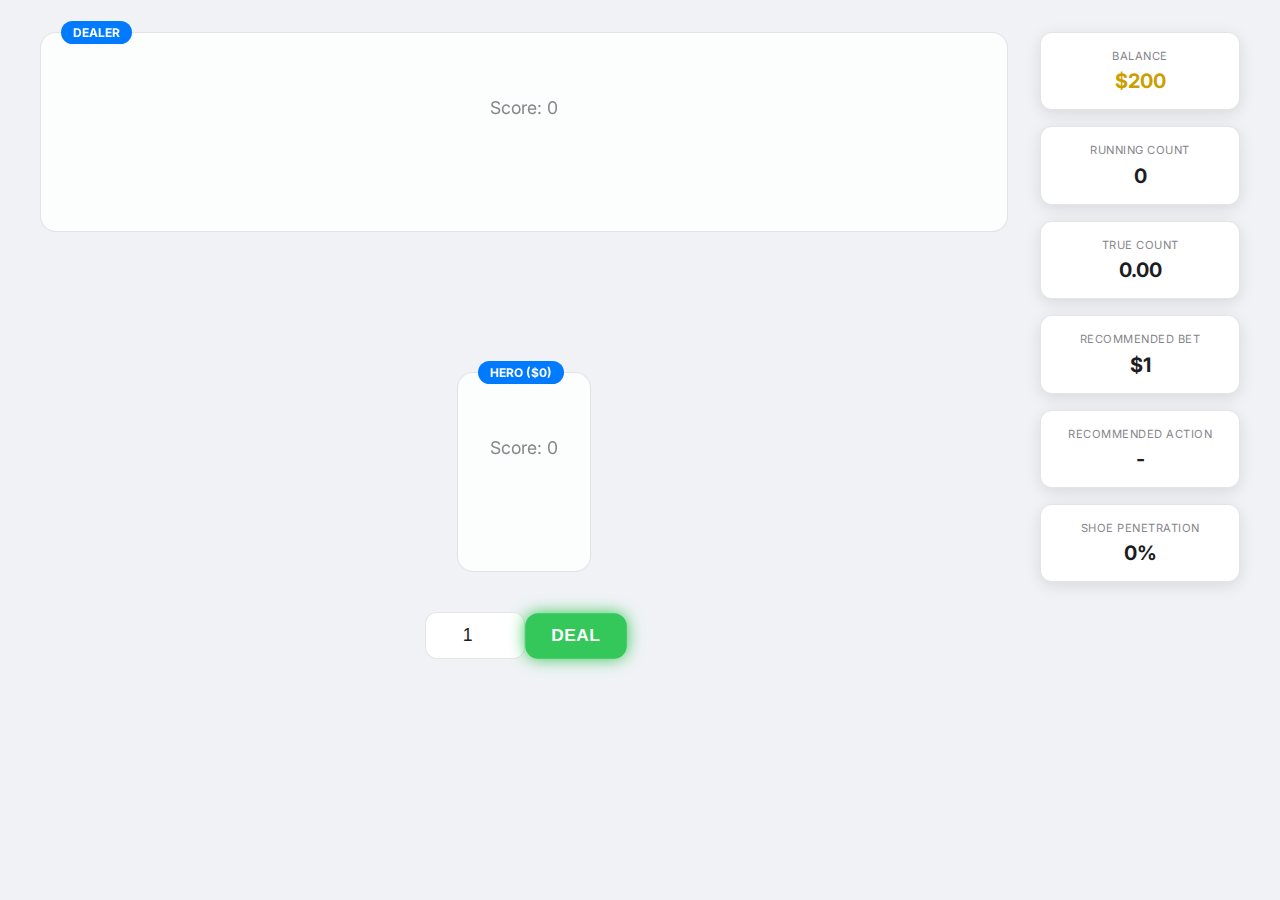
<file: index.html>
<!DOCTYPE html>
<html lang="en">

<head>
  <meta charset="UTF-8">
  <meta name="viewport" content="width=device-width, initial-scale=1.0">
  <title>Blackjack Card Counter | Pro Simulator</title>
  <meta name="description"
    content="A professional-grade Blackjack simulator with Hi-Lo card counting strategy, running count, and true count tracking.">
  <link rel="stylesheet" href="style.css">
  <link rel="preconnect" href="https://fonts.googleapis.com">
  <link rel="preconnect" href="https://fonts.gstatic.com" crossorigin>
  <link href="https://fonts.googleapis.com/css2?family=Inter:wght@400;600;800&display=swap" rel="stylesheet">
</head>

<body>
  <div class="main-layout">
    <div class="game-container">
      <!-- Dealer Section -->
      <div class="hand-section">
        <span class="hand-label">Dealer</span>
        <div id="dealer-cards" class="cards-display"></div>
        <div id="dealer-score" class="score-badge">Score: 0</div>
      </div>

      <div id="message-area" class="status-message"></div>

      <!-- Player Section -->
      <div id="player-hands-container">
        <div class="hand-section" id="main-player-hand">
          <span class="hand-label">Player</span>
          <div id="player-cards" class="cards-display"></div>
          <div id="player-score" class="score-badge">Score: 0</div>
        </div>
      </div>

      <div class="controls">
        <div id="betting-controls">
          <input type="number" id="bet-amount" class="bet-input" value="1" min="1" step="1">
          <button id="deal-btn" class="btn btn-success">Deal</button>
        </div>

        <div id="action-controls" style="display: none;">
          <button id="hit-btn" class="btn btn-primary">Hit</button>
          <button id="stand-btn" class="btn btn-danger">Stand</button>
          <button id="double-btn" class="btn btn-primary">Double</button>
          <button id="split-btn" class="btn btn-primary" style="display: none;">Split</button>
        </div>
      </div>
    </div>

    <!-- Right Panel Stats -->
    <div class="dashboard">
      <div class="stat-card">
        <div class="stat-label">Balance</div>
        <div id="balance" class="stat-value gold">$200</div>
      </div>
      <div class="stat-card">
        <div id="rc-label" class="stat-label">Running Count</div>
        <div id="running-count" class="stat-value">0</div>
      </div>
      <div class="stat-card">
        <div id="tc-label" class="stat-label">True Count</div>
        <div id="true-count" class="stat-value">0.00</div>
      </div>
      <div class="stat-card">
        <div class="stat-label">Recommended Bet</div>
        <div id="rec-bet" class="stat-value">$1</div>
      </div>
      <div class="stat-card">
        <div class="stat-label">Recommended Action</div>
        <div id="rec-action" class="stat-value">-</div>
      </div>
      <div class="stat-card">
        <div class="stat-label">Shoe Penetration</div>
        <div id="shoe-pen" class="stat-value">0%</div>
      </div>
    </div>
  </div>

  <script src="script.js"></script>
</body>

</html>
</file>
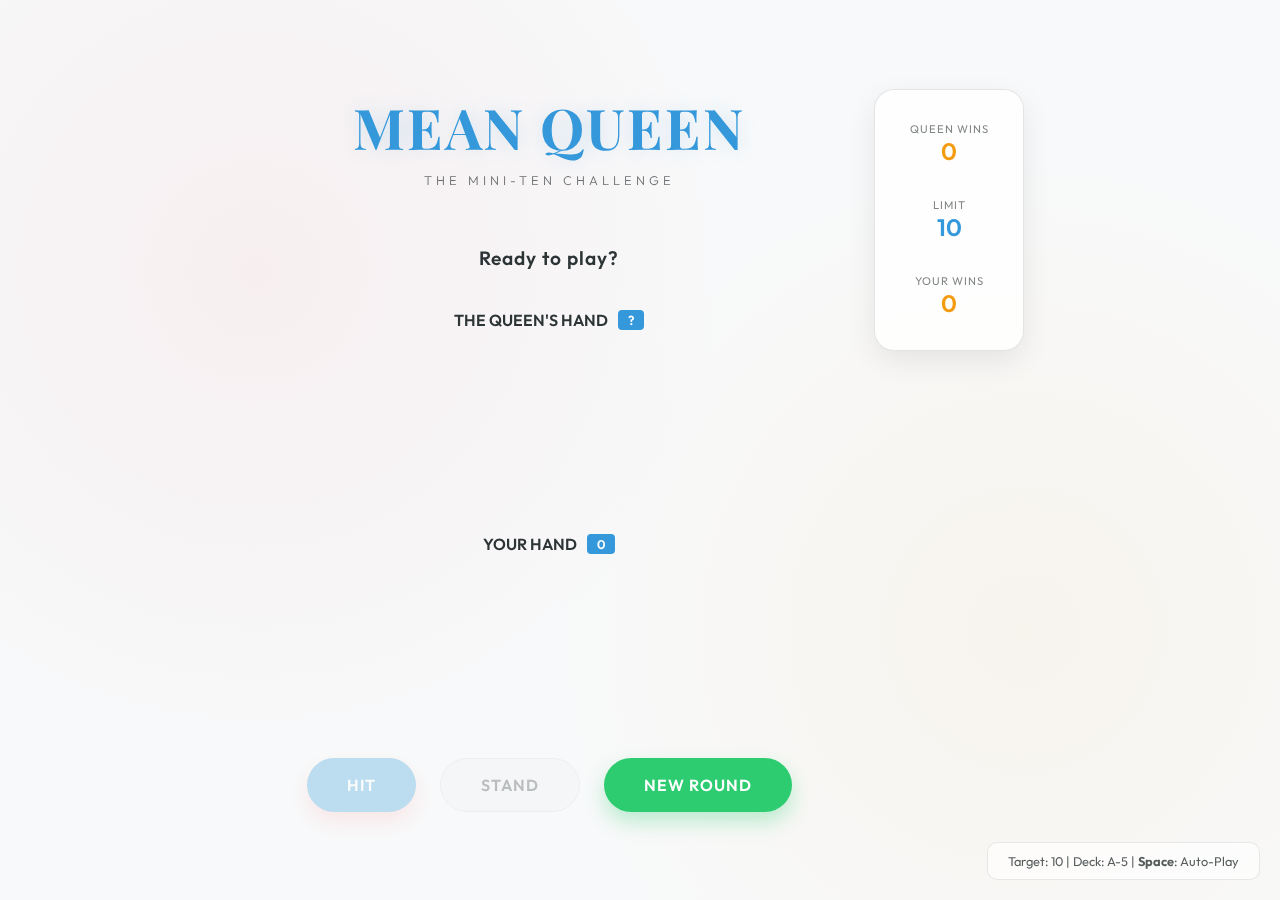
<file: mean-queen/index.html>
<!DOCTYPE html>
<html lang="en">

<head>
  <meta charset="UTF-8">
  <meta name="viewport" content="width=device-width, initial-scale=1.0">
  <title>Mean Queen - The Mini-Blackjack</title>
  <link rel="preconnect" href="https://fonts.googleapis.com">
  <link rel="preconnect" href="https://fonts.gstatic.com" crossorigin>
  <link
    href="https://fonts.googleapis.com/css2?family=Outfit:wght@300;400;600&family=Playfair+Display:wght@700&display=swap"
    rel="stylesheet">
  <style>
    :root {
      --bg-color: #f8f9fa;
      --glass-bg: rgba(255, 255, 255, 0.8);
      --glass-border: rgba(0, 0, 0, 0.1);
      --accent-color: #3498db;
      /* Default Blue */
      --action-color: #2ecc71;
      /* Suggested Green */
      --accent-glow: rgba(52, 152, 219, 0.2);
      --gold: #f39c12;
      --text-color: #2d3436;
      --card-width: 100px;
      --card-height: 140px;
    }

    * {
      box-sizing: border-box;
      margin: 0;
      padding: 0;
    }

    body {
      font-family: 'Outfit', sans-serif;
      background: var(--bg-color);
      background-image:
        radial-gradient(circle at 20% 30%, rgba(214, 48, 49, 0.05) 0%, transparent 40%),
        radial-gradient(circle at 80% 70%, rgba(243, 156, 18, 0.05) 0%, transparent 40%);
      color: var(--text-color);
      min-height: 100vh;
      display: flex;
      flex-direction: column;
      align-items: center;
      justify-content: center;
      overflow-x: hidden;
    }

    .game-container {
      width: 100%;
      max-width: 800px;
      padding: 1rem;
      display: flex;
      flex-direction: row;
      gap: 2rem;
      align-items: flex-start;
      z-index: 1;
    }

    .main-game {
      flex: 1;
      display: flex;
      flex-direction: column;
      gap: 2rem;
    }

    header {
      text-align: center;
      margin-bottom: 1rem;
    }

    h1 {
      font-family: 'Playfair Display', serif;
      font-size: 3.5rem;
      color: var(--accent-color);
      text-shadow: 0 0 20px var(--accent-glow);
      letter-spacing: 2px;
      margin-bottom: 0.5rem;
    }

    .subtitle {
      font-weight: 300;
      opacity: 0.7;
      letter-spacing: 4px;
      text-transform: uppercase;
      font-size: 0.8rem;
    }

    .stats-bar {
      background: var(--glass-bg);
      backdrop-filter: blur(10px);
      border: 1px solid var(--glass-border);
      padding: 2rem 1.5rem;
      border-radius: 20px;
      display: flex;
      flex-direction: column;
      gap: 2rem;
      min-width: 150px;
      box-shadow: 0 10px 30px rgba(0, 0, 0, 0.08);
      position: sticky;
      top: 2rem;
    }

    .stat-item {
      display: flex;
      flex-direction: column;
      align-items: center;
    }

    .stat-label {
      font-size: 0.7rem;
      text-transform: uppercase;
      letter-spacing: 1px;
      opacity: 0.6;
    }

    .stat-value {
      font-size: 1.5rem;
      font-weight: 600;
      color: var(--gold);
    }

    .play-area {
      position: relative;
      display: flex;
      flex-direction: column;
      gap: 3rem;
    }

    .hand-container {
      display: flex;
      flex-direction: column;
      align-items: center;
      gap: 1rem;
    }

    .hand-label {
      font-size: 1rem;
      font-weight: 600;
      display: flex;
      align-items: center;
      gap: 10px;
    }

    .score-pill {
      background: var(--accent-color);
      color: white;
      padding: 2px 10px;
      border-radius: 4px;
      font-size: 0.8rem;
      min-width: 25px;
      text-align: center;
    }

    .cards {
      display: flex;
      gap: 15px;
      min-height: var(--card-height);
      justify-content: center;
      perspective: 1000px;
    }

    .card {
      width: var(--card-width);
      height: var(--card-height);
      background: white;
      border-radius: 10px;
      color: black;
      display: flex;
      flex-direction: column;
      justify-content: space-between;
      padding: 10px;
      font-weight: 700;
      font-size: 1.2rem;
      box-shadow: 0 5px 15px rgba(0, 0, 0, 0.3);
      transform-style: preserve-3d;
      transition: transform 0.6s cubic-bezier(0.23, 1, 0.32, 1), opacity 0.3s;
    }

    .card.hidden {
      background: linear-gradient(135deg, #e0e0e0 25%, #f0f0f0 25%, #f0f0f0 50%, #e0e0e0 50%, #e0e0e0 75%, #f0f0f0 75%, #f0f0f0 100%);
      background-size: 20px 20px;
      border: 2px solid var(--glass-border);
    }

    .card.hidden * {
      visibility: hidden;
    }

    .card-suit-top {
      text-align: left;
    }

    .card-suit-bottom {
      text-align: right;
      transform: rotate(180deg);
    }

    .card-value-center {
      font-size: 2.5rem;
      text-align: center;
      display: flex;
      align-self: center;
      justify-content: center;
      flex-grow: 1;
      align-items: center;
    }

    .red-suit {
      color: #e91e63;
    }

    .black-suit {
      color: #333;
    }

    .controls {
      display: flex;
      justify-content: center;
      gap: 1.5rem;
      margin-top: 1rem;
    }

    button {
      padding: 1rem 2.5rem;
      border-radius: 50px;
      border: none;
      font-family: 'Outfit', sans-serif;
      font-weight: 600;
      font-size: 1rem;
      cursor: pointer;
      transition: all 0.3s cubic-bezier(0.175, 0.885, 0.32, 1.275);
      text-transform: uppercase;
      letter-spacing: 1px;
    }

    .btn-hit {
      background: var(--accent-color);
      color: white;
      box-shadow: 0 10px 20px rgba(255, 62, 62, 0.3);
    }

    .btn-hit:hover:not(:disabled) {
      transform: translateY(-5px);
      box-shadow: 0 15px 30px rgba(255, 62, 62, 0.5);
    }

    .btn-stand {
      background: rgba(0, 0, 0, 0.05);
      color: var(--text-color);
      border: 1px solid rgba(0, 0, 0, 0.1);
    }

    .btn-stand:hover:not(:disabled) {
      background: rgba(0, 0, 0, 0.1);
      transform: translateY(-5px);
    }

    .btn-deal {
      background: var(--gold);
      color: black;
      box-shadow: 0 10px 20px rgba(212, 175, 55, 0.3);
      display: none;
    }

    .btn-deal.show {
      display: block;
      background: var(--action-color);
      /* Green suggests Space will deal */
      color: white;
      box-shadow: 0 10px 20px rgba(46, 204, 113, 0.3);
    }

    /* Highlight class for suggested action */
    .suggested {
      background: var(--action-color) !important;
      color: white !important;
      box-shadow: 0 10px 20px rgba(46, 204, 113, 0.4) !important;
      transform: translateY(-2px);
    }

    button:disabled {
      opacity: 0.3;
      cursor: not-allowed;
      transform: none !important;
    }

    .message-area {
      height: 2rem;
      text-align: center;
      font-weight: 600;
      font-size: 1.2rem;
      margin-top: 10px;
      letter-spacing: 1px;
    }

    .limit-hint {
      position: fixed;
      bottom: 20px;
      right: 20px;
      background: var(--glass-bg);
      padding: 10px 20px;
      border-radius: 10px;
      font-size: 0.8rem;
      border: 1px solid var(--glass-border);
      opacity: 0.8;
    }

    /* Responsive */
    @media (max-width: 800px) {
      .game-container {
        flex-direction: column-reverse;
        align-items: stretch;
      }

      .stats-bar {
        position: static;
        flex-direction: row;
        justify-content: space-between;
        padding: 1rem;
      }

      h1 {
        font-size: 2.5rem;
      }

      .card {
        --card-width: 70px;
        --card-height: 100px;
        font-size: 1rem;
      }

      .card-value-center {
        font-size: 1.8rem;
      }

      .controls {
        flex-direction: column;
        align-items: stretch;
      }
    }
  </style>
</head>

<body>

  <div class="game-container">
    <div class="main-game">
      <header>
        <h1>MEAN QUEEN</h1>
        <div class="subtitle">The Mini-Ten Challenge</div>
      </header>

      <div class="message-area" id="game-message">Ready to play?</div>

      <div class="play-area">
        <div class="hand-container" id="dealer-hand-container">
          <div class="hand-label">
            THE QUEEN'S HAND <span id="dealer-score" class="score-pill">?</span>
          </div>
          <div class="cards" id="dealer-cards">
            <!-- Cards will be injected here -->
          </div>
        </div>

        <div class="hand-container" id="player-hand-container">
          <div class="hand-label">
            YOUR HAND <span id="player-score" class="score-pill">0</span>
          </div>
          <div class="cards" id="player-cards">
            <!-- Cards will be injected here -->
          </div>
        </div>
      </div>

      <div class="controls">
        <button id="hit-btn" class="btn-hit" disabled>HIT</button>
        <button id="stand-btn" class="btn-stand" disabled>STAND</button>
        <button id="deal-btn" class="btn-deal show">NEW ROUND</button>
      </div>
    </div>

    <div class="stats-bar">
      <div class="stat-item">
        <span class="stat-label">Queen Wins</span>
        <span id="dealer-wins" class="stat-value">0</span>
      </div>
      <div class="stat-item">
        <span class="stat-label">Limit</span>
        <span class="stat-value" style="color: var(--accent-color)">10</span>
      </div>
      <div class="stat-item">
        <span class="stat-label">Your Wins</span>
        <span id="player-wins" class="stat-value">0</span>
      </div>
    </div>
  </div>

  <div class="limit-hint">
    Target: 10 | Deck: A-5 | <strong>Space</strong>: Auto-Play
  </div>

  <script>
    const cardsData = [
      { label: 'A', value: 1 },
      { label: '2', value: 2 },
      { label: '3', value: 3 },
      { label: '4', value: 4 },
      { label: '5', value: 5 }
    ];
    const suits = [
      { symbol: '♠', color: 'black' },
      { symbol: '♣', color: 'black' },
      { symbol: '♥', color: 'red' },
      { symbol: '♦', color: 'red' }
    ];

    let deck = [];
    let playerHand = [];
    let dealerHand = [];
    let playerWins = 0;
    let dealerWins = 0;
    let isGameOver = true;
    let voice = null;

    function initVoice() {
      const findVoice = () => {
        const voices = window.speechSynthesis.getVoices();
        // Try to find a British male voice or any secondary voice
        voice = voices.find(v => (v.lang === 'en-GB' || v.lang === 'en_GB') && v.name.toLowerCase().includes('male'))
          || voices.find(v => v.lang.includes('GB') && v.name.toLowerCase().includes('male'))
          || voices.find(v => (v.lang === 'en-GB' || v.lang === 'en_GB'))
          || voices.find(v => v.lang.includes('GB'))
          || voices.find(v => v.lang.includes('en'))
          || voices[0];
      };
      if ('speechSynthesis' in window) {
        if (window.speechSynthesis.onvoiceschanged !== undefined) {
          window.speechSynthesis.onvoiceschanged = findVoice;
        }
        findVoice();
      }
    }

    async function speak(text) {
      if (!('speechSynthesis' in window)) return;
      window.speechSynthesis.cancel();
      return new Promise((resolve) => {
        const utterance = new SpeechSynthesisUtterance(text);
        if (voice) utterance.voice = voice;
        utterance.rate = 1.0;
        utterance.pitch = 1.0;
        utterance.onend = () => resolve();
        utterance.onerror = () => resolve();
        window.speechSynthesis.speak(utterance);
        setTimeout(resolve, 5000);
      });
    }

    function getCardNarrative(card) {
      const name = card.label === 'A' ? 'Ace' : card.label;
      const article = (name === 'Ace') ? 'an' : 'a';
      return `${article} ${name}`;
    }

    const playerCardDir = document.getElementById('player-cards');
    const dealerCardDir = document.getElementById('dealer-cards');
    const playerScoreEl = document.getElementById('player-score');
    const dealerScoreEl = document.getElementById('dealer-score');
    const messageEl = document.getElementById('game-message');
    const hitBtn = document.getElementById('hit-btn');
    const standBtn = document.getElementById('stand-btn');
    const dealBtn = document.getElementById('deal-btn');
    const playerWinsEl = document.getElementById('player-wins');
    const dealerWinsEl = document.getElementById('dealer-wins');

    function createDeck() {
      const newDeck = [];
      for (let suit of suits) {
        for (let card of cardsData) {
          newDeck.push({ ...card, ...suit });
        }
      }
      return newDeck.sort(() => Math.random() - 0.5);
    }

    function calculateScore(hand) {
      return hand.reduce((sum, card) => sum + card.value, 0);
    }

    function createCardElement(card, isHidden = false) {
      const div = document.createElement('div');
      div.className = `card ${isHidden ? 'hidden' : ''}`;

      if (!isHidden) {
        const suitClass = card.color === 'red' ? 'red-suit' : 'black-suit';
        div.innerHTML = `
                    <div class="card-suit-top ${suitClass}">${card.label}${card.symbol}</div>
                    <div class="card-value-center">${card.label}</div>
                    <div class="card-suit-bottom ${suitClass}">${card.label}${card.symbol}</div>
                `;
      }
      return div;
    }

    function highlightSuggestedAction() {
      // Remove current suggestion
      hitBtn.classList.remove('suggested');
      standBtn.classList.remove('suggested');
      dealBtn.classList.remove('suggested');

      if (isGameOver) {
        dealBtn.classList.add('suggested');
      } else {
        const score = calculateScore(playerHand);
        if (score <= 7) {
          hitBtn.classList.add('suggested');
        } else {
          standBtn.classList.add('suggested');
        }
      }
    }

    function updateUI(showDealerWhole = false) {
      playerCardDir.innerHTML = '';
      playerHand.forEach(card => playerCardDir.appendChild(createCardElement(card)));
      playerScoreEl.textContent = calculateScore(playerHand);

      dealerCardDir.innerHTML = '';
      dealerHand.forEach((card, index) => {
        const isHidden = index === 1 && !showDealerWhole;
        dealerCardDir.appendChild(createCardElement(card, isHidden));
      });

      if (showDealerWhole) {
        dealerScoreEl.textContent = calculateScore(dealerHand);
      } else {
        dealerScoreEl.textContent = dealerHand.length > 0 ? dealerHand[0].value + ' + ?' : '?';
      }

      highlightSuggestedAction();
    }

    const sleep = ms => new Promise(resolve => setTimeout(resolve, ms));

    async function deal() {
      if (dealBtn.disabled && isGameOver) return;

      deck = createDeck();
      playerHand = [];
      dealerHand = [];
      isGameOver = false;

      messageEl.textContent = "Dealing cards...";
      messageEl.style.color = "var(--text-color)";

      hitBtn.disabled = true;
      standBtn.disabled = true;
      dealBtn.classList.remove('show');

      updateUI();
      await sleep(600);

      playerHand = [deck.pop(), deck.pop()];
      dealerHand = [deck.pop(), deck.pop()];

      updateUI();
      const score = calculateScore(playerHand);
      messageEl.textContent = "Your turn. Hit or Stand?";
      await speak(`You have got ${getCardNarrative(playerHand[0])} and ${getCardNarrative(playerHand[1])}, which gives you a score of ${score}. Hit or Stand?`);

      hitBtn.disabled = false;
      standBtn.disabled = false;
    }

    async function hit() {
      if (isGameOver || hitBtn.disabled) return;

      const card = deck.pop();
      playerHand.push(card);
      updateUI();

      const score = calculateScore(playerHand);
      if (score > 10) {
        await speak(`You choose to hit. You drew ${getCardNarrative(card)}, which brings your score to ${score}. That is a bust! Queen wins.`);
        endRound("You Busted! Queen wins.", false);
      } else {
        if (score === 10) {
          await speak(`You choose to hit. You drew ${getCardNarrative(card)}, giving you a perfect score of 10. Stand or take a risk?`);
          messageEl.textContent = "Perfect 10! Stand or take a risk?";
        } else {
          await speak(`You choose to hit. You drew ${getCardNarrative(card)}, which gives you a total score of ${score}.`);
        }
      }
    }

    async function stand() {
      if (isGameOver || standBtn.disabled) return;
      isGameOver = true;

      hitBtn.disabled = true;
      standBtn.disabled = true;

      const playerScore = calculateScore(playerHand);
      await speak(`You choose to stand with a score of ${playerScore}.`);

      messageEl.textContent = "The Queen reveals her cards...";
      updateUI(true);
      let dealerScore = calculateScore(dealerHand);
      await speak(`The Queen reveals ${getCardNarrative(dealerHand[1])}. Combined with her ${getCardNarrative(dealerHand[0])}, she has a score of ${dealerScore}.`);

      while (dealerScore < 7) {
        messageEl.textContent = `Queen has ${dealerScore}. She hits...`;
        await speak(`The Queen has ${dealerScore}, so she must hit.`);
        await sleep(300);
        const card = deck.pop();
        dealerHand.push(card);
        dealerScore = calculateScore(dealerHand);
        updateUI(true);
        await speak(`She draws ${getCardNarrative(card)}, which brings her total score to ${dealerScore}.`);
      }

      await sleep(500);

      if (dealerScore > 10) {
        await speak("The Queen has busted! You win the round.");
        endRound("Queen Busted! You win!", true);
      } else if (dealerScore > playerScore) {
        await speak(`The Queen wins with a score of ${dealerScore} against your ${playerScore}.`);
        endRound(`Queen has ${dealerScore}. Queen wins!`, false);
      } else if (playerScore > dealerScore) {
        await speak(`You win with a score of ${playerScore}, beating the Queen's ${dealerScore}.`);
        endRound(`You beat ${dealerScore}! You win!`, true);
      } else {
        await speak(`Both you and the Queen have ${dealerScore}. It is a push.`);
        endRound(`Both have ${dealerScore}. It's a Tie!`, null);
      }
    }

    function endRound(message, playerWon) {
      isGameOver = true;
      messageEl.textContent = message;

      if (playerWon === true) {
        playerWins++;
        playerWinsEl.textContent = playerWins;
        messageEl.style.color = "#4caf50";
      } else if (playerWon === false) {
        dealerWins++;
        dealerWinsEl.textContent = dealerWins;
        messageEl.style.color = "var(--accent-color)";
      } else {
        messageEl.style.color = "var(--gold)";
      }

      hitBtn.disabled = true;
      standBtn.disabled = true;
      dealBtn.classList.add('show');
    }

    hitBtn.addEventListener('click', function () { this.blur(); hit(); });
    standBtn.addEventListener('click', function () { this.blur(); stand(); });
    dealBtn.addEventListener('click', function () { this.blur(); deal(); });

    initVoice();

    // Spacebar "Smart Action" Keyboard Shortcut
    window.addEventListener('keydown', (e) => {
      if (e.code === 'Space' || e.key === ' ') {
        e.preventDefault();

        if (isGameOver) {
          if (!dealBtn.classList.contains('show')) return; // Wait for round to fully end
          console.log("Space: Starting new round");
          deal();
        } else {
          if (hitBtn.disabled || standBtn.disabled) return; // Wait for deal animation
          const score = calculateScore(playerHand);
          if (score <= 7) {
            console.log(`Space: Score is ${score}, Hitting...`);
            hit();
          } else {
            console.log(`Space: Score is ${score}, Standing...`);
            stand();
          }
        }
      }
    });

  </script>
</body>

</html>
</file>
<file: style.css>
/* Light Mode Color Palette */
:root {
  --bg-color: #f0f2f5;
  --card-bg: #ffffff;
  --accent-color: #007aff;
  --success-color: #34c759;
  --error-color: #ff3b30;
  --text-primary: #1d1d1f;
  --text-secondary: #86868b;
  --gold: #ffcc00;
  --white: #ffffff;
  --card-shadow: 0 4px 16px rgba(0, 0, 0, 0.1);
  --glass-bg: rgba(255, 255, 255, 0.8);
  --glass-border: rgba(0, 0, 0, 0.1);
}

* {
  box-sizing: border-box;
  margin: 0;
  padding: 0;
}

body {
  font-family: 'Inter', -apple-system, BlinkMacSystemFont, "Segoe UI", Roboto, sans-serif;
  background-color: var(--bg-color);
  color: var(--text-primary);
  display: flex;
  justify-content: center;
  align-items: flex-start;
  min-height: 100vh;
  padding: 2rem;
}

.main-layout {
  display: flex;
  gap: 2rem;
  width: 100%;
  max-width: 1200px;
  align-items: flex-start;
}

/* Game Area */
.game-container {
  flex: 1;
  display: flex;
  flex-direction: column;
  gap: 1.5rem;
}

/* Dashboard / Right Panel Stats */
.dashboard {
  width: 200px;
  display: flex;
  flex-direction: column;
  gap: 1rem;
  position: sticky;
  top: 2rem;
}

.stat-card {
  background: var(--card-bg);
  border: 1px solid var(--glass-border);
  padding: 1rem;
  border-radius: 12px;
  text-align: center;
  box-shadow: var(--card-shadow);
  transition: transform 0.3s ease;
}

.stat-card:hover {
  transform: translateX(-5px);
}

.stat-label {
  font-size: 0.7rem;
  color: var(--text-secondary);
  text-transform: uppercase;
  letter-spacing: 0.5px;
  margin-bottom: 0.4rem;
}

.stat-value {
  font-size: 1.25rem;
  font-weight: bold;
  color: var(--text-primary);
}

.stat-value.gold {
  color: #c9a000;
}

.hand-section {
  position: relative;
  background: var(--glass-bg);
  border: 1px solid var(--glass-border);
  border-radius: 16px;
  padding: 2rem;
  min-height: 200px;
  display: flex;
  flex-direction: column;
  align-items: center;
  backdrop-filter: blur(10px);
  transition: all 0.3s ease;
}

.hand-label {
  position: absolute;
  top: -12px;
  left: 20px;
  background: var(--accent-color);
  color: white;
  padding: 4px 12px;
  border-radius: 12px;
  font-size: 0.75rem;
  font-weight: bold;
  text-transform: uppercase;
}

.cards-display {
  display: flex;
  gap: 1rem;
  margin-top: 1rem;
  flex-wrap: wrap;
  justify-content: center;
}

.card {
  width: 80px;
  height: 120px;
  background: white;
  border-radius: 8px;
  display: flex;
  flex-direction: column;
  justify-content: space-between;
  padding: 8px;
  color: black;
  font-weight: bold;
  font-size: 3rem;
  box-shadow: 0 4px 8px rgba(0, 0, 0, 0.15);
  border: 1px solid #ddd;
}

.card.red {
  color: var(--error-color);
}

.card.black {
  color: #1d1d1f;
}

.card.blue {
  color: #007aff;
}

.card.green {
  color: #34c759;
}

.card.hidden {
  background: linear-gradient(135deg, #cbd5e1, #94a3b8);
  color: transparent;
  border: 1px solid #94a3b8;
}


/* Controls */
.controls {
  display: flex;
  gap: 1rem;
  justify-content: center;
  flex-wrap: wrap;
  margin-top: 1rem;
}

.btn {
  padding: 12px 24px;
  border-radius: 12px;
  border: none;
  font-weight: bold;
  cursor: pointer;
  transition: all 0.2s;
  font-size: 1rem;
  text-transform: uppercase;
  letter-spacing: 0.5px;
}

.btn:disabled {
  opacity: 0.4;
  cursor: not-allowed;
}

.btn-primary,
.btn-success,
.btn-danger {
  background-color: var(--accent-color);
  color: white;
}

.btn:hover:not(:disabled) {
  filter: brightness(1.1);
  transform: scale(1.05);
}

.btn-recommended {
  background-color: var(--success-color) !important;
  box-shadow: 0 0 15px var(--success-color);
  transform: scale(1.08) !important;
}

.bet-input {
  background: var(--card-bg);
  border: 1px solid var(--glass-border);
  color: var(--text-primary);
  padding: 12px;
  border-radius: 12px;
  width: 100px;
  text-align: center;
  font-size: 1.1rem;
}

/* Animations and Utilities */
.score-badge {
  margin-top: 1rem;
  font-size: 1.1rem;
  color: var(--text-secondary);
}

.status-message {
  font-size: 2.5rem;
  font-weight: bold;
  margin: 1rem 0;
  height: 60px;
  text-align: center;
}

.status-win {
  color: var(--success-color);
}

.status-lose {
  color: var(--error-color);
}

.status-push {
  color: var(--gold);
}

.active-hand {
  border: 2px solid var(--accent-color) !important;
  box-shadow: 0 0 20px rgba(0, 122, 255, 0.2);
}

#player-hands-container {
  display: flex;
  gap: 2rem;
  justify-content: center;
  width: 100%;
}
</file>
